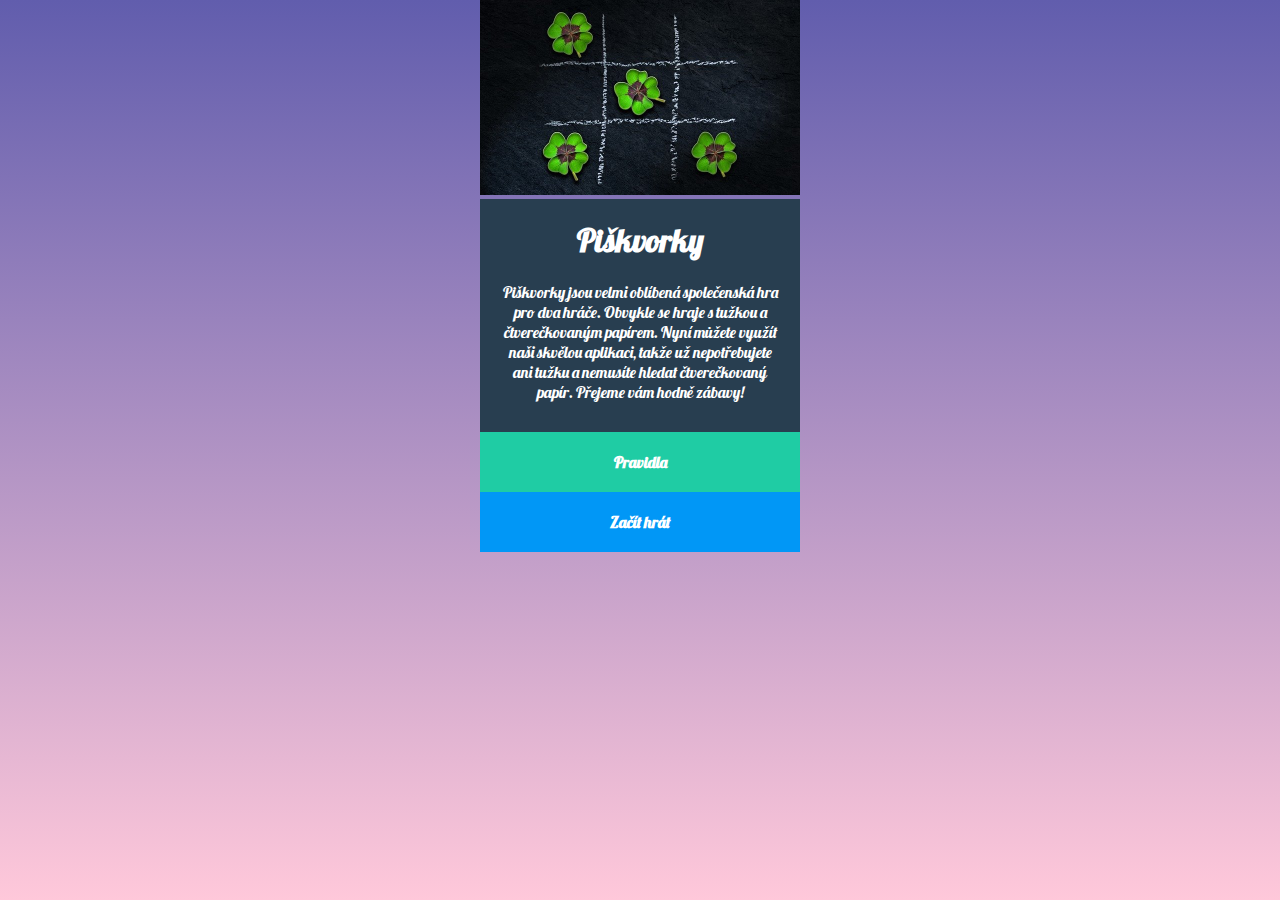
<file: index.html>
<!DOCTYPE html>
<html lang="en">
  <head>
    <meta charset="UTF-8" />
    <meta name="viewport" content="width=device-width>, initial-scale=1.0" />
    <title>Document</title>
    <link rel="stylesheet" href="styly.css" />
    <link
      href="https://fonts.googleapis.com/css2?family=Lobster&display=swap"
      rel="stylesheet"
    />
  </head>
  <body class="body">
    <div class="kontejner">
      <div class="obrazek">
        <img
          class="picture"
          src="uvodni.jpg"
          alt="piskvorky se ctyrlistky.jpg"
        />
      </div>

      <div class="piskvorky">
        <h1>Piškvorky</h1>

        Piškvorky jsou velmi oblíbená společenská hra pro dva hráče. Obvykle se
        hraje s tužkou a čtverečkovaným papírem. Nyní můžete využít naši skvělou
        aplikaci, takže už nepotřebujete ani tužku a nemusíte hledat
        čtverečkovaný papír. Přejeme vám hodně zábavy!
      </div>

      <div class="rules">
        <a href="pravidla.html">Pravidla</a>
      </div>

      <div class="play">
        <a href="hra.html">Začít hrát</a>
      </div>
    </div>
  </body>
</html>
</file>
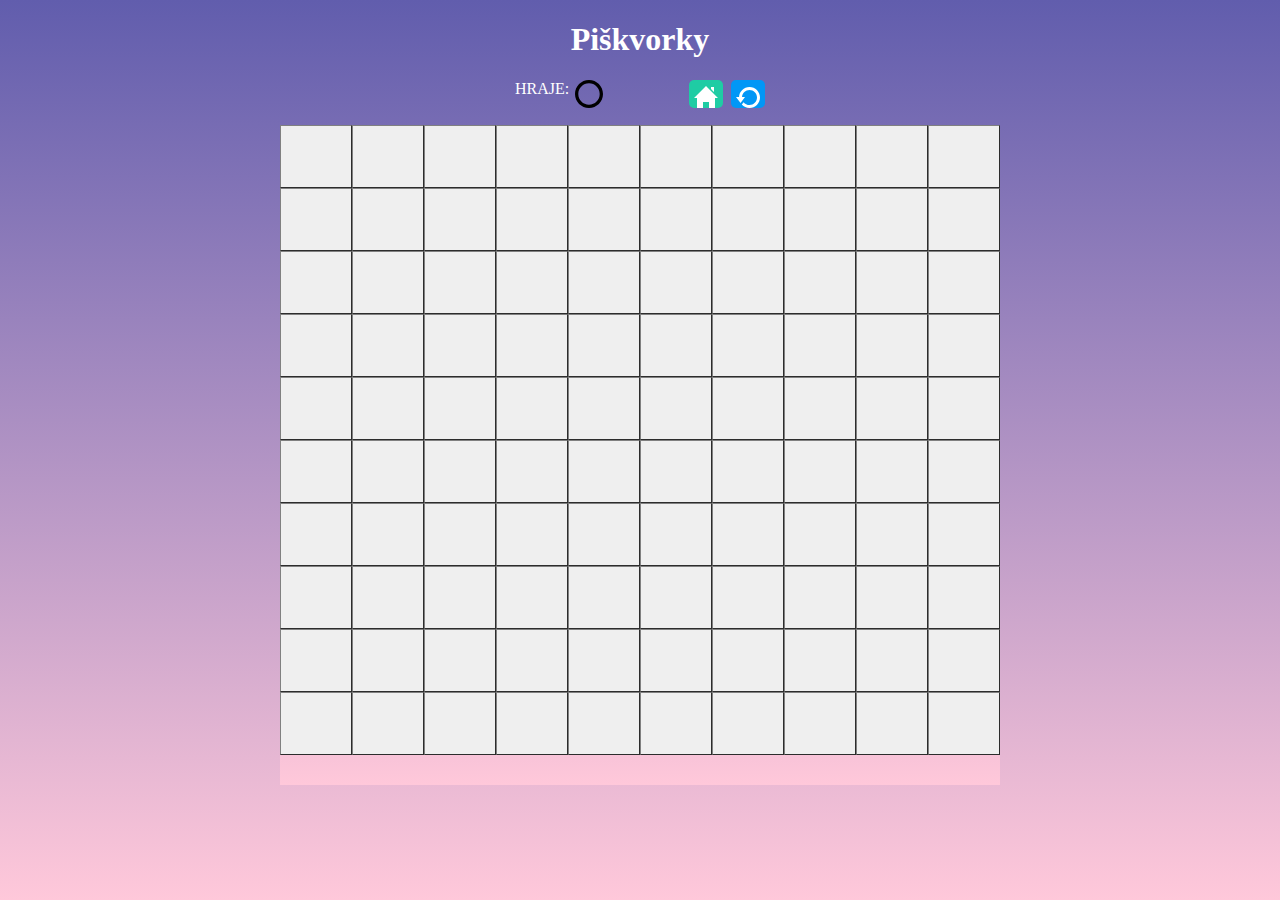
<file: hra.html>
<!DOCTYPE html>
<html lang="en">
  <head>
    <meta charset="UTF-8" />
    <meta name="viewport" content="width=device-width, initial-scale=1.0" />
    <title>Document</title>
    <link rel="stylesheet" href="styly.css" />
  </head>
  <body>
    <div class="komplet-pole">
      <h1>Piškvorky</h1>

      <div class="horni-lista">
        <div class="levo">
          <div class="hraje">HRAJE:</div>

          <img class="symbol" src="circle.svg" alt="kolecko" />
        </div>

        <div class="pravo">
          <a class="domov" href="index.html">
            <svg
              xmlns="http://www.w3.org/2000/svg"
              width="24"
              height="24"
              viewBox="0 0 24 24"
            >
              <path
                d="M21 13v10h-6v-6h-6v6h-6v-10h-3l12-12 12 12h-3zm-1-5.907v-5.093h-3v2.093l3 3z"
                fill="#fff"
              />
            </svg>
          </a>

          <a class="return" href="hra.html">
            <svg
              xmlns="http://www.w3.org/2000/svg"
              width="24"
              height="24"
              viewBox="0 0 24 24"
            >
              <path
                d="M13.5 2c-5.629 0-10.212 4.436-10.475 10h-3.025l4.537 5.917 4.463-5.917h-2.975c.26-3.902 3.508-7 7.475-7 4.136 0 7.5 3.364 7.5 7.5s-3.364 7.5-7.5 7.5c-2.381 0-4.502-1.119-5.876-2.854l-1.847 2.449c1.919 2.088 4.664 3.405 7.723 3.405 5.798 0 10.5-4.702 10.5-10.5s-4.702-10.5-10.5-10.5z"
                fill="#fff"
              />
            </svg>
          </a>
        </div>
      </div>

      <div class="hraci-pole">
        <button class="btn"></button>
        <button class="btn"></button>
        <button class="btn"></button>
        <button class="btn"></button>
        <button class="btn"></button>
        <button class="btn"></button>
        <button class="btn"></button>
        <button class="btn"></button>
        <button class="btn"></button>
        <button class="btn"></button>

        <button class="btn"></button>
        <button class="btn"></button>
        <button class="btn"></button>
        <button class="btn"></button>
        <button class="btn"></button>
        <button class="btn"></button>
        <button class="btn"></button>
        <button class="btn"></button>
        <button class="btn"></button>
        <button class="btn"></button>

        <button class="btn"></button>
        <button class="btn"></button>
        <button class="btn"></button>
        <button class="btn"></button>
        <button class="btn"></button>
        <button class="btn"></button>
        <button class="btn"></button>
        <button class="btn"></button>
        <button class="btn"></button>
        <button class="btn"></button>

        <button class="btn"></button>
        <button class="btn"></button>
        <button class="btn"></button>
        <button class="btn"></button>
        <button class="btn"></button>
        <button class="btn"></button>
        <button class="btn"></button>
        <button class="btn"></button>
        <button class="btn"></button>
        <button class="btn"></button>

        <button class="btn"></button>
        <button class="btn"></button>
        <button class="btn"></button>
        <button class="btn"></button>
        <button class="btn"></button>
        <button class="btn"></button>
        <button class="btn"></button>
        <button class="btn"></button>
        <button class="btn"></button>
        <button class="btn"></button>

        <button class="btn"></button>
        <button class="btn"></button>
        <button class="btn"></button>
        <button class="btn"></button>
        <button class="btn"></button>
        <button class="btn"></button>
        <button class="btn"></button>
        <button class="btn"></button>
        <button class="btn"></button>
        <button class="btn"></button>

        <button class="btn"></button>
        <button class="btn"></button>
        <button class="btn"></button>
        <button class="btn"></button>
        <button class="btn"></button>
        <button class="btn"></button>
        <button class="btn"></button>
        <button class="btn"></button>
        <button class="btn"></button>
        <button class="btn"></button>

        <button class="btn"></button>
        <button class="btn"></button>
        <button class="btn"></button>
        <button class="btn"></button>
        <button class="btn"></button>
        <button class="btn"></button>
        <button class="btn"></button>
        <button class="btn"></button>
        <button class="btn"></button>
        <button class="btn"></button>

        <button class="btn"></button>
        <button class="btn"></button>
        <button class="btn"></button>
        <button class="btn"></button>
        <button class="btn"></button>
        <button class="btn"></button>
        <button class="btn"></button>
        <button class="btn"></button>
        <button class="btn"></button>
        <button class="btn"></button>

        <button class="btn radek"></button>
        <button class="btn radek"></button>
        <button class="btn radek"></button>
        <button class="btn radek"></button>
        <button class="btn radek"></button>
        <button class="btn radek"></button>
        <button class="btn radek"></button>
        <button class="btn radek"></button>
        <button class="btn radek"></button>
        <button class="btn radek"></button>
      </div>
    </div>

    <script src="index.js"></script>
  </body>
</html>
</file>
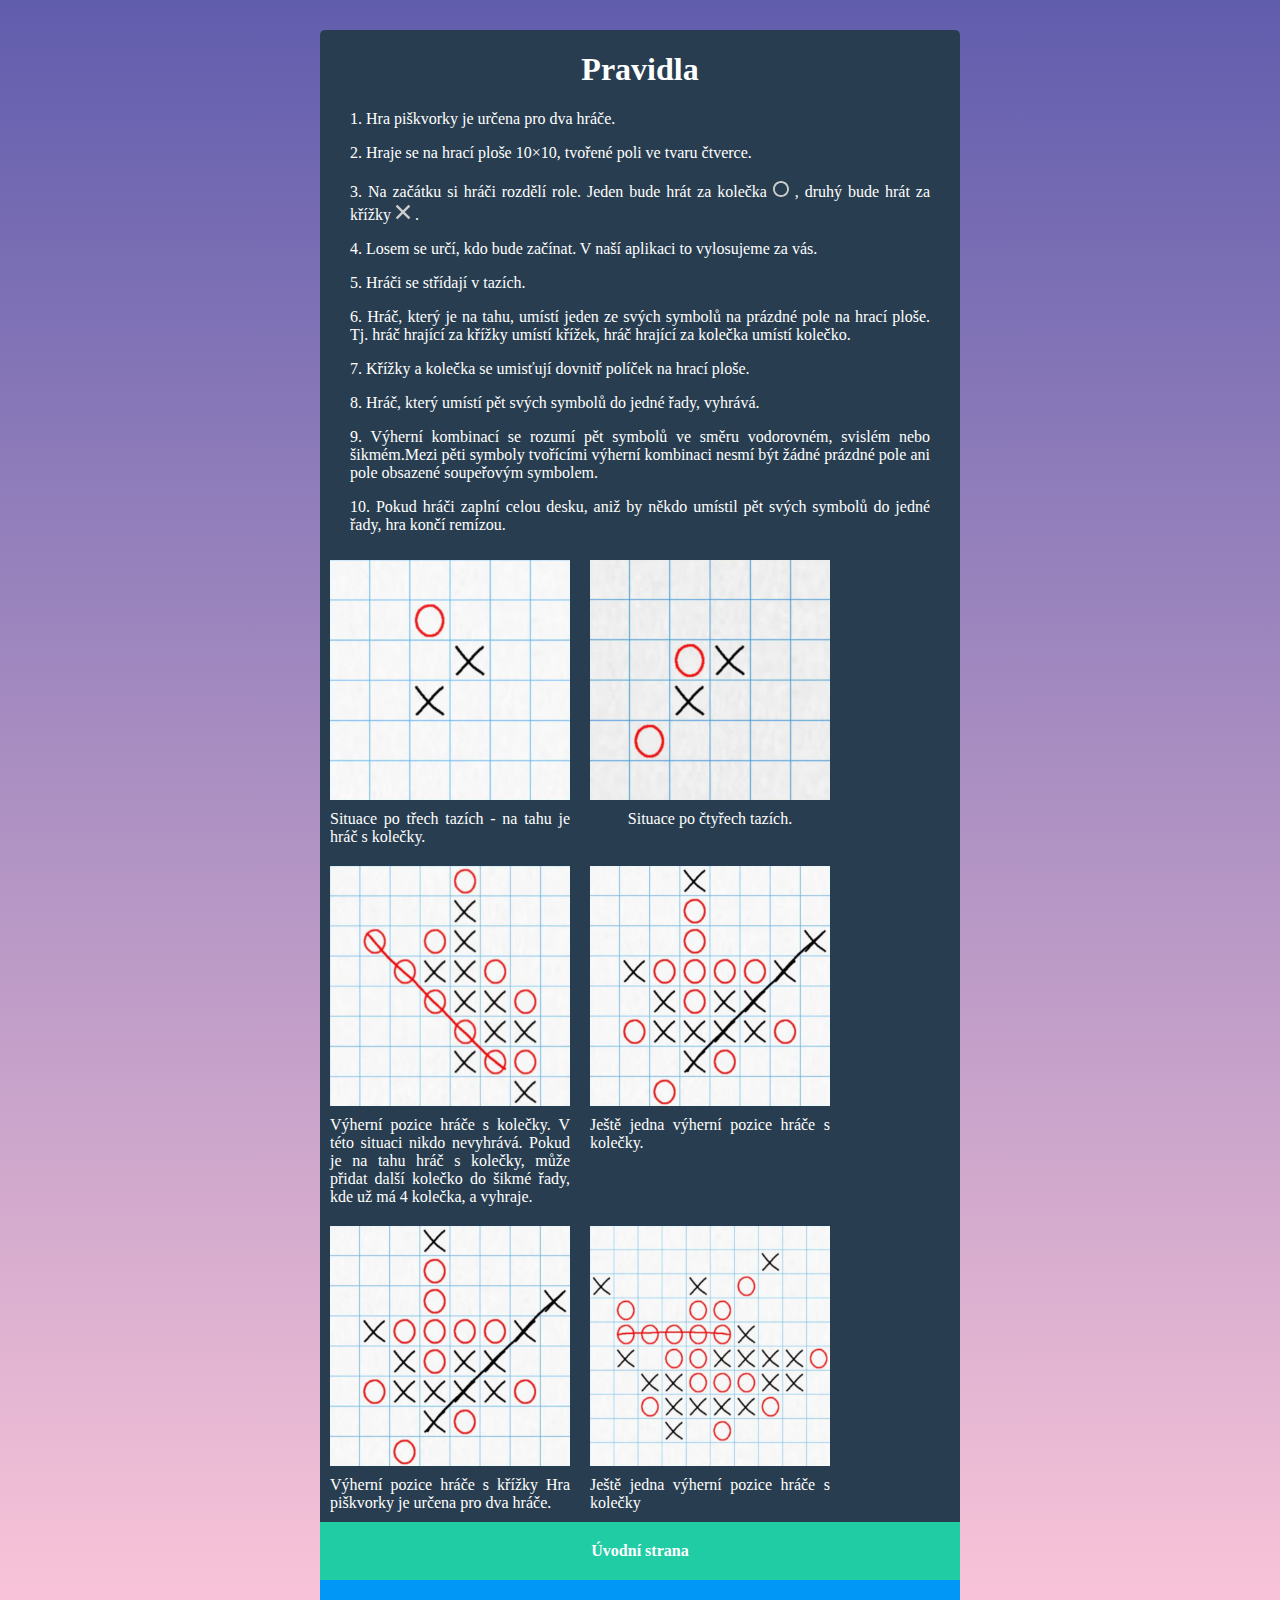
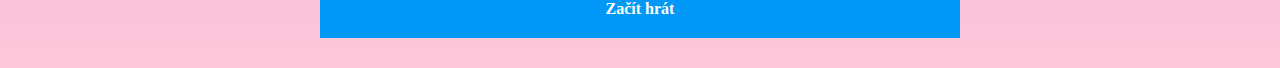
<file: pravidla.html>
<!DOCTYPE html>
<html lang="en">
<head>
  <meta charset="UTF-8">
  <meta name="viewport" content="width=device-width, initial-scale=1.0">
  <title>Document</title>
  <link rel="stylesheet" href="styly.css" />
</head>
<body>

  <div class="page">
      
    <div class="tabulka">
        <div class="Rules">
              
          <h1>Pravidla</h1>
                    
                    <p>1. Hra piškvorky je určena pro dva hráče.</p>

                    <p> 2. Hraje se na hrací ploše 10×10, tvořené poli ve tvaru čtverce.</p>
                     
                    <p> 3. Na začátku si hráči rozdělí role. Jeden bude hrát za kolečka
                      <span>
                          <svg class="circle" width="24" height="24" version="1.1" viewBox="0 0 6.35 6.35" xmlns="http://www.w3.org/2000/svg">
                                  <g transform="translate(0,-290.65)">
                                  <path d="m3.175 290.65c-1.7526 0-3.175 1.4224-3.175 3.175s1.4224 3.175 3.175 3.175 3.175-1.4224 3.175-3.175-1.4224-3.175-3.175-3.175zm0 0.74706c1.3402 0 2.4279 1.0877 2.4279 2.4279s-1.0877 2.4279-2.4279 2.4279-2.4279-1.0877-2.4279-2.4279 1.0877-2.4279 2.4279-2.4279z" stroke-width="10"/>
                                  </g>
                          </svg>
                      </span>
                      , druhý bude hrát za křížky
                      <span>
                            <svg class="cross" width="24" height="24" version="1.1" viewBox="0 0 6.35 6.35" xmlns="http://www.w3.org/2000/svg">
                            <g transform="translate(0,-290.65)">
                            <path d="m6.0854 296.03-2.2274-2.2059 2.2051-2.225-0.68686-0.68079-2.2046 2.2262-2.2255-2.2042-0.68152 0.68151 2.2279 2.2083-2.2059 2.2274 0.68152 0.68152 2.21-2.2294 2.2265 2.2071z" stroke-width=".24253"/>
                            </g>
                          </svg>
                      </span>
                    .</p>
                      
                    <p> 4. Losem se určí, kdo bude začínat. V naší aplikaci to vylosujeme za vás. </p>
                      
                    <p>5. Hráči se střídají v tazích.</p>
                      
                     <p> 6. Hráč, který je na tahu, umístí jeden ze svých symbolů na prázdné pole na hrací    ploše. Tj. hráč hrající za křížky umístí křížek, hráč hrající za kolečka umístí kolečko. </p>

                     <p>7. Křížky a kolečka se umisťují dovnitř políček na hrací ploše. </p>
                     
                     <p>8. Hráč, který umístí pět svých symbolů do jedné řady, vyhrává.</p>

                     <p>9. Výherní kombinací se rozumí pět symbolů ve směru vodorovném, svislém nebo šikmém.Mezi pěti symboly tvořícími výherní kombinaci nesmí být žádné prázdné pole ani pole obsazené soupeřovým symbolem. </p>

                     <p>10. Pokud hráči zaplní celou desku, aniž by někdo umístil pět svých symbolů do jedné řady, hra končí remízou.</p>
              </div>

     <div class="postup">

          <div class="foto prvni">
            <figure>
              <img src="image1.jpg" alt="tři tahy">
                <figcaption>
                  Situace po třech tazích - na tahu je hráč s kolečky.
                </figcaption>
            </figure>
          </div>

          <div class="foto druhy">
            <figure>
              <img src="image2.jpg" alt="čtyři tahy">
                <figcaption>
                  Situace po čtyřech tazích.
                </figcaption>
            </figure>
          </div>

          <div class="foto treti">
            <figure>
               <img src="image3.jpg" alt="vyhra">
                  <figcaption>Výherní pozice hráče s kolečky. V této situaci nikdo nevyhrává. Pokud je na tahu hráč s kolečky, může přidat další kolečko do šikmé řady, kde už má 4 kolečka, a vyhraje.</figcaption>
              </figure>
          </div>

          <div class="foto ctvrty">
            <figure>
              <img src="image5.jpg" alt="dalsi vyhra">
              <figcaption>Ještě jedna výherní pozice hráče s kolečky.</figcaption>
            </figure>
          </div>

      

          <div class="foto paty">
            <figure>
              <img src="image5.jpg" alt="vyherni pozice kolecka">
              <figcaption>Výherní pozice hráče s křížky Hra piškvorky je určena pro dva hráče.</figcaption>
            </figure> 
          </div>

          <div class="foto sesty">
            <figure>
              <img src="image6.jpg" alt="vyherni pozice kolečka"> 
              <figcaption>Ještě jedna výherní pozice hráče s kolečky</figcaption>
            </figure>
          </div>

     </div>
 

        <div class="rules">
          <a href="index.html">Úvodní strana</a>
        </div>
  
        <div class="play">
          <a href="hra.html">Začít hrát</a>
        </div>
      </div>

    </div>


</body>
</html>
</file>
<file: styly.css>
body {
  background-image: linear-gradient(#615dad, #ffc8da);
  margin: 0;
  min-height: 100vh;
  padding: 0;
  font-family: 'Lobster', cursive;
}

.page {
  display: flex;
  justify-content: center;
  align-items: center;
  margin-left: auto;
}

.picture {
  width: 100%;
}

.kontejner {
  display: flex;
  flex-direction: column;
  flex-wrap: wrap;
  width: 25%;
  margin: 0 auto;
  color: #ffffff;
}

.obrazek {
  width: 100%;
}

.piskvorky {
  background-color: #283e50;
  text-align: center;
  padding-bottom: 30px;
  padding-right: 20px;
  padding-left: 20px;
}
.rules > a {
  display: block;
  background-color: #1fcca4;
  flex-basis: 33.33%;
  text-align: center;
  padding-top: 20px;
  padding-bottom: 20px;
}

.play > a {
  display: block;
  background-color: #0197f6;
  flex-basis: 33.33%;
  text-align: center;
  padding-bottom: 20px;
  padding-top: 20px;
}

.rules {
  background-color: #1fcca4;
  border-style: none;
}

.play {
  background-color: #0197f6;
  border-style: none;
}

.rules > a:hover,
.rules > a:focus {
  background-color: #1cbb96;
}

.play > a:hover,
.play > a:focus {
  background-color: #0090e9;
}

a {
  color: #ffffff;
  font-weight: bold;
  text-decoration-line: none;
}

.tabulka {
  display: flex;
  flex-direction: column;
  background-color: #283e50;
  width: 50%;
  color: white;
  position: relative;
  border-radius: 5px;
  margin-top: 30px;
  margin-bottom: 30px;
}

h1 {
  text-align: center;
}

p {
  margin-left: 30px;
  margin-right: 30px;
  text-align: justify;
}

/*div {
  margin-left: 30px;
  margin-right: 30px;
}*/

figure {
  display: flex;
  justify-content: center;
  align-items: center;
  flex-direction: column;
  margin: 10px;
}
figcaption {
  text-align: justify;
  padding-top: 10px;
}

img {
  width: 100%;
}

.circle,
.cross {
  width: 1em;
  height: 1em;
  filter: invert(80%);
  margin-top: 3px;
}

@media screen and (min-width: 630px) {
  .postup {
    display: flex;
    flex-direction: row;
    flex-wrap: wrap;
  }

  .foto {
    flex-basis: calc(50% - 30px - 30px);
  }
}

/* STRANA HRA */

.hraci-pole {
  max-width: 80vmin;
  display: flex;
    margin: 0;
    flex-wrap: wrap;
    background-image: linear-gradient(#615dad, #ffc8da)
}


.domov {
  background-color: #1fcca4;
}

.return {
  background-color: #0197f6;
  margin-left: 8px;
}

.domov,
.return {
  padding: 5px;
  border-radius: 5px;
  color: white;
  text-align: center;
}

.btn {
  height: 7vmin;
  width: 8vmin;
  margin: 0px;
  padding: 0px;
  border-color: gray;
  border-width: 1px;
}

.btn:hover {
  background-color: whitesmoke;
}

.komplet-pole {
  display: flex;
  flex-direction: column;
  align-items: center;
}

.horni-lista {
  display: flex;
  flex-direction: row;
  justify-content: space-between;
  height: 27.667px;
  color: #ffffff;
  margin-bottom: 20px;
  width: 250px;
  height: 25px;
}

h1 {
  color: #ffffff;
}

.levo {
  display: flex;
  flex-direction: row;
  height: 27.667px;
}

.hraje {
  margin-right: 6px;
}

.pravo {
  display: flex;
  flex-direction: row;
  justify-content: flex-end;
  height: 27.667px;
}

.kolecko {
  filter: invert(80%);
}

.board__field--circle {
  background-image: url('circle.svg');
  background-repeat: no-repeat;
  background-position: center;

}

.board__field--cross {
  background-image: url('cross.svg');
  background-repeat: no-repeat;
  background-position: center;
}

.radek {
  margin-bottom: 30px;
};
</file>
